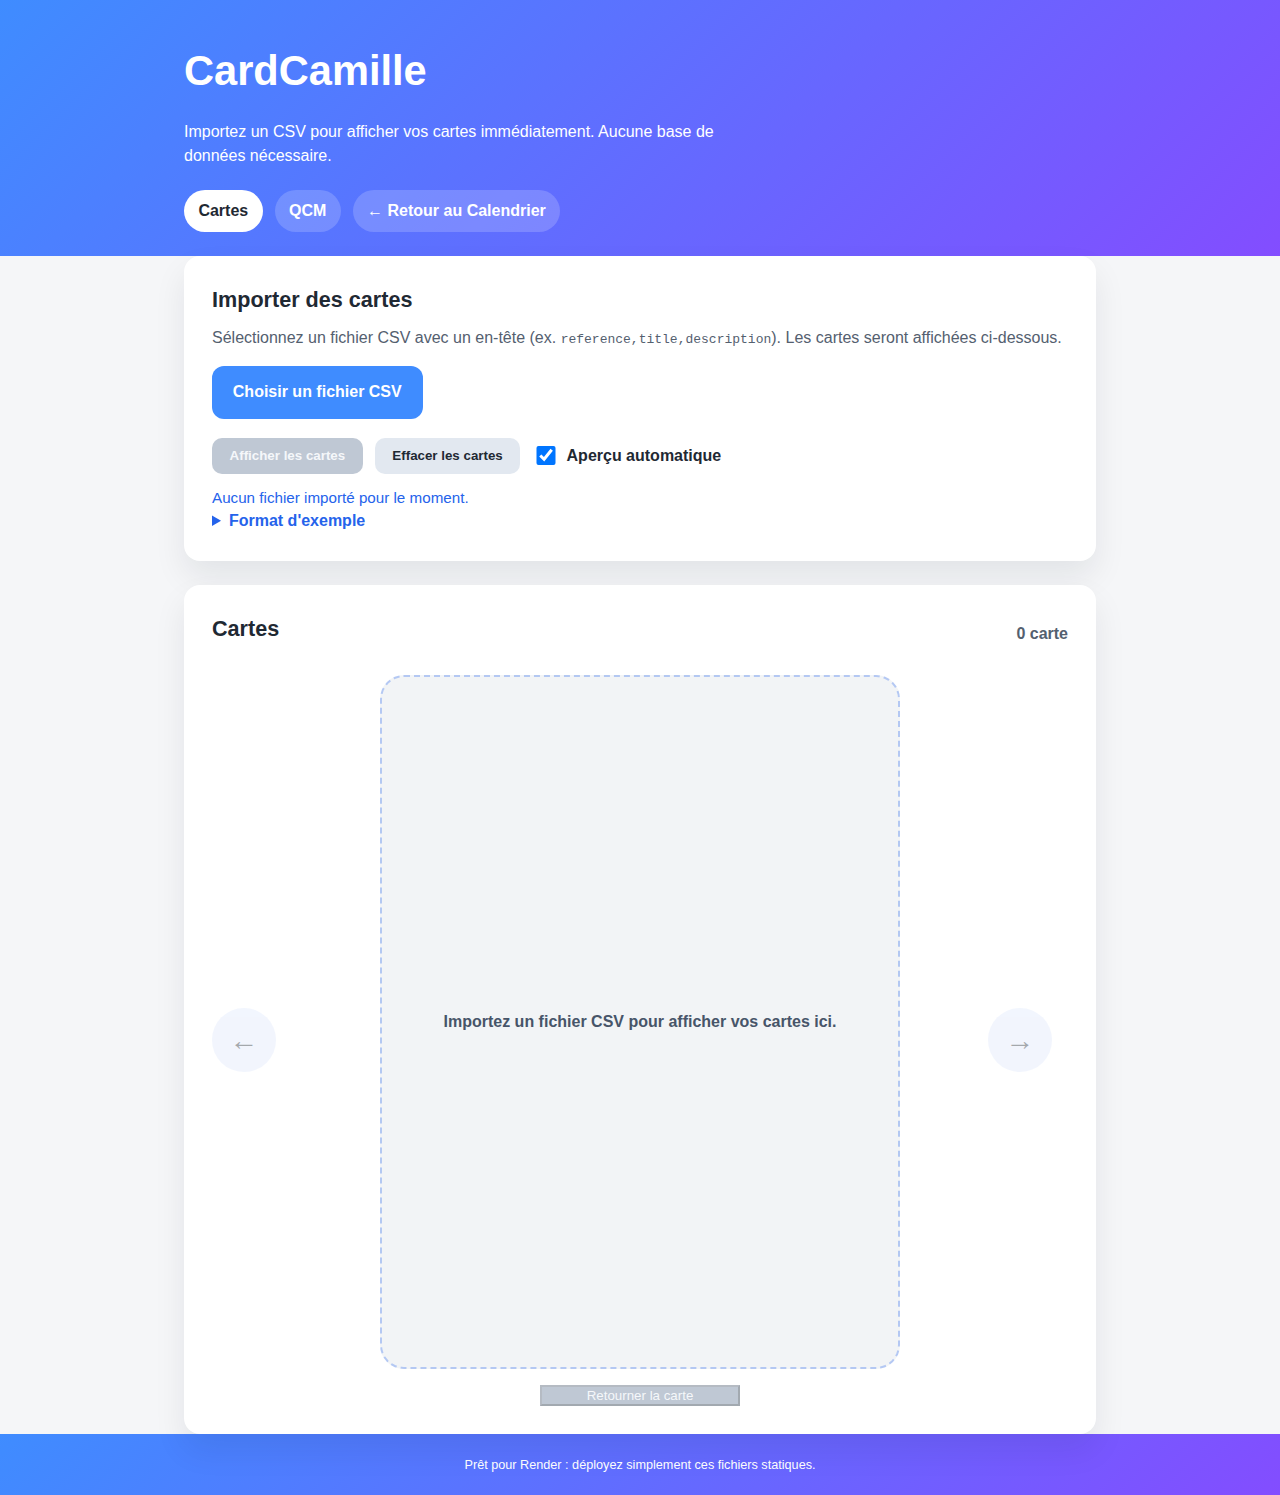
<file: frontend/cardcamille/index.html>
<!DOCTYPE html>
<html lang="fr">
  <head>
    <meta charset="utf-8" />
    <meta name="viewport" content="width=device-width, initial-scale=1" />
    <title>CardCamille</title>
    <link rel="stylesheet" href="style.css" />
  </head>
  <body>
    <header class="app-header">
      <div class="wrapper">
        <div class="header-intro">
          <h1>CardCamille</h1>
          <p>Importez un CSV pour afficher vos cartes immédiatement. Aucune base de données nécessaire.</p>
        </div>
        <nav class="app-nav" aria-label="Navigation principale">
          <a href="index.html" class="app-nav__link app-nav__link--active">Cartes</a>
          <a href="qcm.html" class="app-nav__link">QCM</a>
          <a href="../index.html" class="app-nav__link">← Retour au Calendrier</a>
        </nav>
      </div>
    </header>

    <main class="wrapper">
      <section class="panel">
        <h2>Importer des cartes</h2>
        <p class="helper-text">
          Sélectionnez un fichier CSV avec un en-tête (ex. <code>reference,title,description</code>). Les cartes seront affichées ci-dessous.
        </p>
        <label class="file-input">
          <input type="file" id="csvInput" accept=".csv,text/csv" />
          <span>Choisir un fichier CSV</span>
        </label>
        <div class="actions">
          <button id="renderCards" type="button">Afficher les cartes</button>
          <button id="clearCards" type="button">Effacer les cartes</button>
          <label class="toggle">
            <input type="checkbox" id="livePreview" checked />
            <span>Aperçu automatique</span>
          </label>
        </div>
        <p id="statusMessage" class="status" role="status" aria-live="polite"></p>
        <details class="sample">
          <summary>Format d'exemple</summary>
          <pre><code>reference,title,description
REF-001,Carte 1,Description de la carte 1
REF-002,Carte 2,Une autre description
REF-003,Carte 3,
</code></pre>
        </details>
      </section>

      <section class="panel cards-panel">
        <div class="toolbar">
          <h2>Cartes</h2>
          <span id="cardCount" class="count">0 carte</span>
        </div>
        <div class="card-stage">
          <button id="prevCard" class="stage-nav stage-nav--prev" type="button" aria-label="Carte précédente" disabled>
            <span aria-hidden="true">&#8592;</span>
          </button>
          <div class="card-stage__viewport">
            <div id="cardsContainer" class="card-stage__deck" aria-live="polite">
              <div class="card-placeholder">
                <p>Importez un fichier CSV pour afficher vos cartes ici.</p>
              </div>
            </div>
            <div class="card-stage__actions">
              <button id="flipCard" type="button" disabled>Retourner la carte</button>
            </div>
          </div>
          <button id="nextCard" class="stage-nav stage-nav--next" type="button" aria-label="Carte suivante" disabled>
            <span aria-hidden="true">&#8594;</span>
          </button>
        </div>
        <template id="cardTemplate">
          <article class="card-flip">
            <div class="card-flip__inner">
              <div class="card-face card-face--front">
                <p class="card-reference card-reference--front"></p>
                <h3 class="card-title card-title--front"></h3>
                <p class="card-hint">Cliquez sur la carte ou utilisez « Retourner la carte » pour voir la description.</p>
              </div>
              <div class="card-face card-face--back">
                <p class="card-reference card-reference--back"></p>
                <h3 class="card-title card-title--back"></h3>
                <p class="card-description"></p>
              </div>
            </div>
          </article>
        </template>
      </section>
    </main>

    <footer class="app-footer">
      <div class="wrapper">
        <small>Prêt pour Render : déployez simplement ces fichiers statiques.</small>
      </div>
    </footer>

    <script src="app.js"></script>
  </body>
</html>
</file>
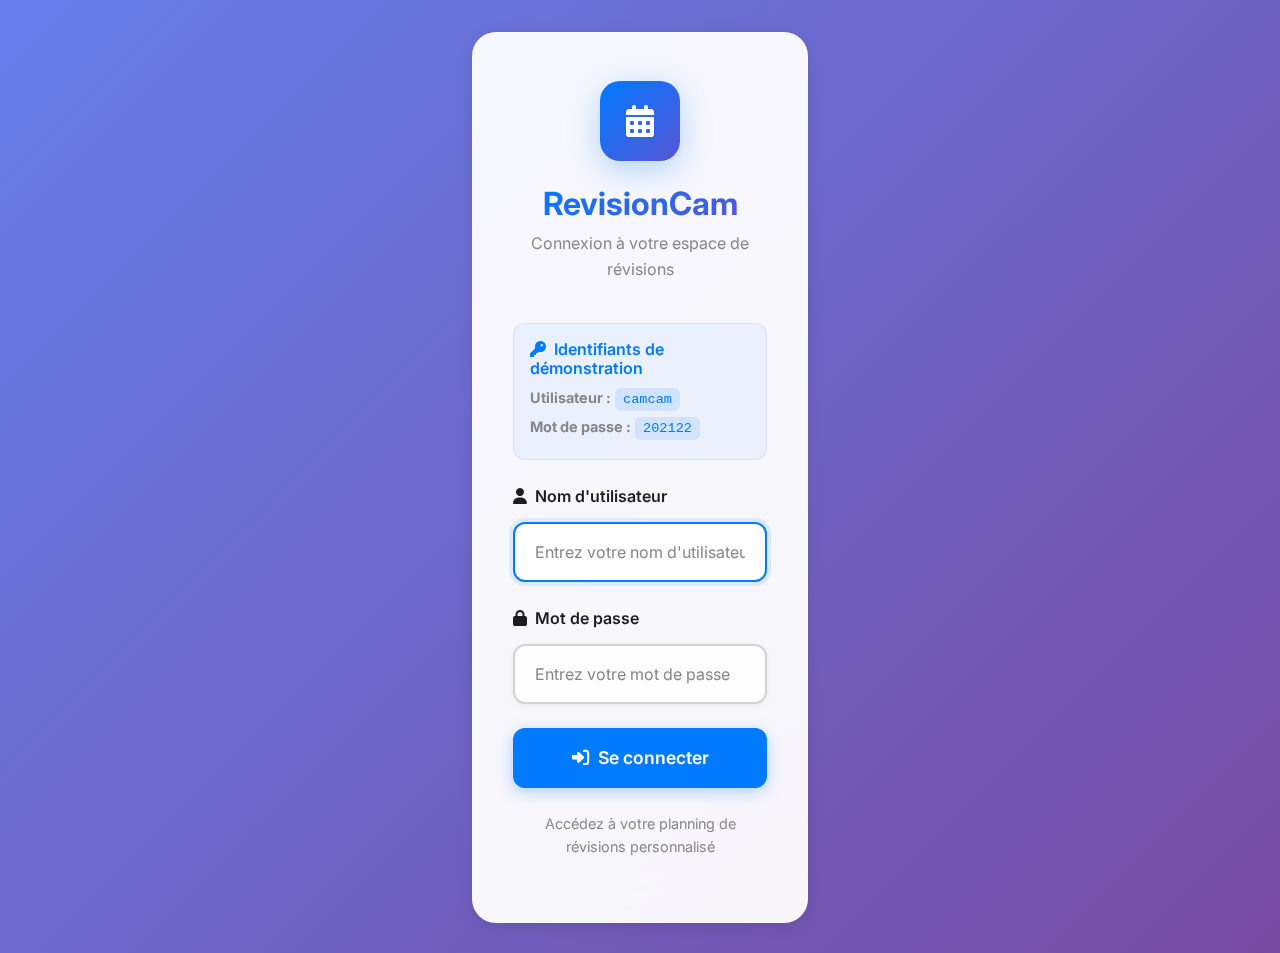
<file: frontend/login.html>
<!DOCTYPE html>
<html lang="fr">
  <head>
    <meta charset="UTF-8" />
    <meta name="viewport" content="width=device-width, initial-scale=1.0" />
    <title>RevisionCam - Connexion</title>
    <link
      href="https://cdn.jsdelivr.net/npm/bootstrap@5.3.3/dist/css/bootstrap.min.css"
      rel="stylesheet"
    />
    <link
      href="https://cdnjs.cloudflare.com/ajax/libs/font-awesome/6.4.0/css/all.min.css"
      rel="stylesheet"
    />
    <link rel="preconnect" href="https://fonts.googleapis.com">
    <link rel="preconnect" href="https://fonts.gstatic.com" crossorigin>
    <link href="https://fonts.googleapis.com/css2?family=Inter:wght@300;400;500;600;700&display=swap" rel="stylesheet">
    
    <style>
      :root {
        --apple-blue: #007AFF;
        --apple-gray: #F2F2F7;
        --apple-dark-gray: #1C1C1E;
        --apple-light-gray: #F9F9F9;
        --apple-text: #1D1D1F;
        --apple-text-secondary: #86868B;
        --apple-border: #D2D2D7;
        --apple-success: #34C759;
        --apple-warning: #FF9500;
        --apple-error: #FF3B30;
        --apple-shadow: 0 4px 16px rgba(0, 0, 0, 0.1);
        --apple-shadow-hover: 0 8px 32px rgba(0, 0, 0, 0.15);
      }

      * {
        font-family: 'Inter', -apple-system, BlinkMacSystemFont, 'Segoe UI', Roboto, sans-serif;
      }

      body {
        background: linear-gradient(135deg, #667eea 0%, #764ba2 100%);
        min-height: 100vh;
        display: flex;
        align-items: center;
        justify-content: center;
        color: var(--apple-text);
        line-height: 1.6;
      }

      .login-container {
        width: 100%;
        max-width: 400px;
        padding: 2rem;
      }

      .login-card {
        background: rgba(255, 255, 255, 0.95);
        backdrop-filter: blur(20px);
        border-radius: 24px;
        padding: 3rem 2.5rem;
        box-shadow: var(--apple-shadow);
        border: 1px solid rgba(255, 255, 255, 0.2);
      }

      .login-header {
        text-align: center;
        margin-bottom: 2.5rem;
      }

      .login-logo {
        width: 80px;
        height: 80px;
        background: linear-gradient(135deg, var(--apple-blue) 0%, #5856D6 100%);
        border-radius: 20px;
        display: flex;
        align-items: center;
        justify-content: center;
        margin: 0 auto 1.5rem;
        color: white;
        font-size: 2rem;
        box-shadow: 0 8px 32px rgba(0, 122, 255, 0.3);
      }

      .login-title {
        font-size: 2rem;
        font-weight: 700;
        background: linear-gradient(135deg, var(--apple-blue) 0%, #5856D6 100%);
        -webkit-background-clip: text;
        -webkit-text-fill-color: transparent;
        background-clip: text;
        margin-bottom: 0.5rem;
      }

      .login-subtitle {
        color: var(--apple-text-secondary);
        font-size: 1rem;
        font-weight: 400;
      }

      .form-group {
        margin-bottom: 1.5rem;
      }

      .form-label {
        font-weight: 600;
        color: var(--apple-text);
        margin-bottom: 0.75rem;
        display: block;
      }

      .form-control {
        width: 100%;
        padding: 1rem 1.25rem;
        border: 2px solid var(--apple-border);
        border-radius: 12px;
        font-size: 1rem;
        font-weight: 500;
        background: rgba(255, 255, 255, 0.9);
        transition: all 0.3s ease;
        box-shadow: 0 2px 8px rgba(0, 0, 0, 0.05);
      }

      .form-control:focus {
        outline: none;
        border-color: var(--apple-blue);
        box-shadow: 0 0 0 4px rgba(0, 122, 255, 0.1);
        background: white;
      }

      .form-control::placeholder {
        color: var(--apple-text-secondary);
        font-weight: 400;
      }

      .btn-login {
        width: 100%;
        padding: 1rem 2rem;
        background: var(--apple-blue);
        border: none;
        border-radius: 12px;
        color: white;
        font-size: 1.1rem;
        font-weight: 600;
        cursor: pointer;
        transition: all 0.3s ease;
        box-shadow: 0 4px 16px rgba(0, 122, 255, 0.3);
        margin-bottom: 1.5rem;
      }

      .btn-login:hover {
        background: #0056CC;
        transform: translateY(-2px);
        box-shadow: 0 8px 32px rgba(0, 122, 255, 0.4);
      }

      .btn-login:active {
        transform: translateY(0);
      }

      .btn-login:disabled {
        background: #A5B1C2;
        cursor: not-allowed;
        transform: none;
        box-shadow: none;
      }

      .alert {
        padding: 1rem 1.25rem;
        border-radius: 12px;
        margin-bottom: 1.5rem;
        font-weight: 500;
        display: none;
      }

      .alert-success {
        background: rgba(52, 199, 89, 0.1);
        color: #1B5E20;
        border: 1px solid rgba(52, 199, 89, 0.2);
      }

      .alert-danger {
        background: rgba(255, 59, 48, 0.1);
        color: #C62828;
        border: 1px solid rgba(255, 59, 48, 0.2);
      }

      .login-footer {
        text-align: center;
        color: var(--apple-text-secondary);
        font-size: 0.9rem;
      }

      .loading-spinner {
        display: none;
        width: 20px;
        height: 20px;
        border: 2px solid rgba(255, 255, 255, 0.3);
        border-radius: 50%;
        border-top-color: white;
        animation: spin 1s ease-in-out infinite;
        margin-right: 0.5rem;
      }

      @keyframes spin {
        to { transform: rotate(360deg); }
      }

      .demo-credentials {
        background: rgba(0, 122, 255, 0.05);
        border: 1px solid rgba(0, 122, 255, 0.1);
        border-radius: 12px;
        padding: 1rem;
        margin-bottom: 1.5rem;
        font-size: 0.9rem;
      }

      .demo-credentials h6 {
        color: var(--apple-blue);
        font-weight: 600;
        margin-bottom: 0.5rem;
      }

      .demo-credentials p {
        margin: 0.25rem 0;
        color: var(--apple-text-secondary);
      }

      .demo-credentials code {
        background: rgba(0, 122, 255, 0.1);
        padding: 0.25rem 0.5rem;
        border-radius: 6px;
        font-family: 'SF Mono', Monaco, monospace;
        font-size: 0.85rem;
        color: var(--apple-blue);
      }

      @media (max-width: 480px) {
        .login-container {
          padding: 1rem;
        }
        
        .login-card {
          padding: 2rem 1.5rem;
        }
        
        .login-title {
          font-size: 1.75rem;
        }
      }
    </style>
  </head>
  <body>
    <div class="login-container">
      <div class="login-card">
        <div class="login-header">
          <div class="login-logo">
            <i class="fas fa-calendar-alt"></i>
          </div>
          <h1 class="login-title">RevisionCam</h1>
          <p class="login-subtitle">Connexion à votre espace de révisions</p>
        </div>

        <div class="demo-credentials">
          <h6><i class="fas fa-key me-2"></i>Identifiants de démonstration</h6>
          <p><strong>Utilisateur :</strong> <code>camcam</code></p>
          <p><strong>Mot de passe :</strong> <code>202122</code></p>
        </div>

        <div id="alertContainer">
          <div id="successAlert" class="alert alert-success">
            <i class="fas fa-check-circle me-2"></i>
            <span id="successMessage"></span>
          </div>
          <div id="errorAlert" class="alert alert-danger">
            <i class="fas fa-exclamation-triangle me-2"></i>
            <span id="errorMessage"></span>
          </div>
        </div>

        <form id="loginForm">
          <div class="form-group">
            <label for="username" class="form-label">
              <i class="fas fa-user me-2"></i>Nom d'utilisateur
            </label>
            <input
              type="text"
              id="username"
              name="username"
              class="form-control"
              placeholder="Entrez votre nom d'utilisateur"
              required
              autocomplete="username"
            />
          </div>

          <div class="form-group">
            <label for="password" class="form-label">
              <i class="fas fa-lock me-2"></i>Mot de passe
            </label>
            <input
              type="password"
              id="password"
              name="password"
              class="form-control"
              placeholder="Entrez votre mot de passe"
              required
              autocomplete="current-password"
            />
          </div>

          <button type="submit" id="loginBtn" class="btn-login">
            <div class="loading-spinner" id="loadingSpinner"></div>
            <span id="loginBtnText">
              <i class="fas fa-sign-in-alt me-2"></i>Se connecter
            </span>
          </button>
        </form>

        <div class="login-footer">
          <p>Accédez à votre planning de révisions personnalisé</p>
        </div>
      </div>
    </div>

    <script>
      // Identifiants en dur (pas de base de données)
      const VALID_CREDENTIALS = {
        username: 'camcam',
        password: '202122'
      };

      const loginForm = document.getElementById('loginForm');
      const usernameInput = document.getElementById('username');
      const passwordInput = document.getElementById('password');
      const loginBtn = document.getElementById('loginBtn');
      const loadingSpinner = document.getElementById('loadingSpinner');
      const loginBtnText = document.getElementById('loginBtnText');
      const successAlert = document.getElementById('successAlert');
      const errorAlert = document.getElementById('errorAlert');
      const successMessage = document.getElementById('successMessage');
      const errorMessage = document.getElementById('errorMessage');

      // Vérifier si l'utilisateur est déjà connecté
      if (localStorage.getItem('isLoggedIn') === 'true') {
        redirectToApp();
      }

      loginForm.addEventListener('submit', handleLogin);

      function handleLogin(event) {
        event.preventDefault();
        
        const username = usernameInput.value.trim();
        const password = passwordInput.value;

        // Validation côté client
        if (!username || !password) {
          showError('Veuillez remplir tous les champs.');
          return;
        }

        // Simuler un délai de connexion
        setLoading(true);

        setTimeout(() => {
          if (username === VALID_CREDENTIALS.username && password === VALID_CREDENTIALS.password) {
            // Connexion réussie
            localStorage.setItem('isLoggedIn', 'true');
            localStorage.setItem('username', username);
            localStorage.setItem('loginTime', new Date().toISOString());
            
            showSuccess('Connexion réussie ! Redirection en cours...');
            
            setTimeout(() => {
              redirectToApp();
            }, 1500);
          } else {
            // Échec de connexion
            setLoading(false);
            showError('Nom d\'utilisateur ou mot de passe incorrect.');
            passwordInput.value = '';
            passwordInput.focus();
          }
        }, 1000);
      }

      function setLoading(isLoading) {
        loginBtn.disabled = isLoading;
        loadingSpinner.style.display = isLoading ? 'inline-block' : 'none';
        loginBtnText.style.display = isLoading ? 'none' : 'inline';
      }

      function showSuccess(message) {
        hideAlerts();
        successMessage.textContent = message;
        successAlert.style.display = 'block';
      }

      function showError(message) {
        hideAlerts();
        errorMessage.textContent = message;
        errorAlert.style.display = 'block';
      }

      function hideAlerts() {
        successAlert.style.display = 'none';
        errorAlert.style.display = 'none';
      }

      function redirectToApp() {
        window.location.href = '/static/index.html';
      }

      // Auto-focus sur le premier champ
      usernameInput.focus();

      // Masquer les alertes au début
      hideAlerts();
    </script>
  </body>
</html>
</file>
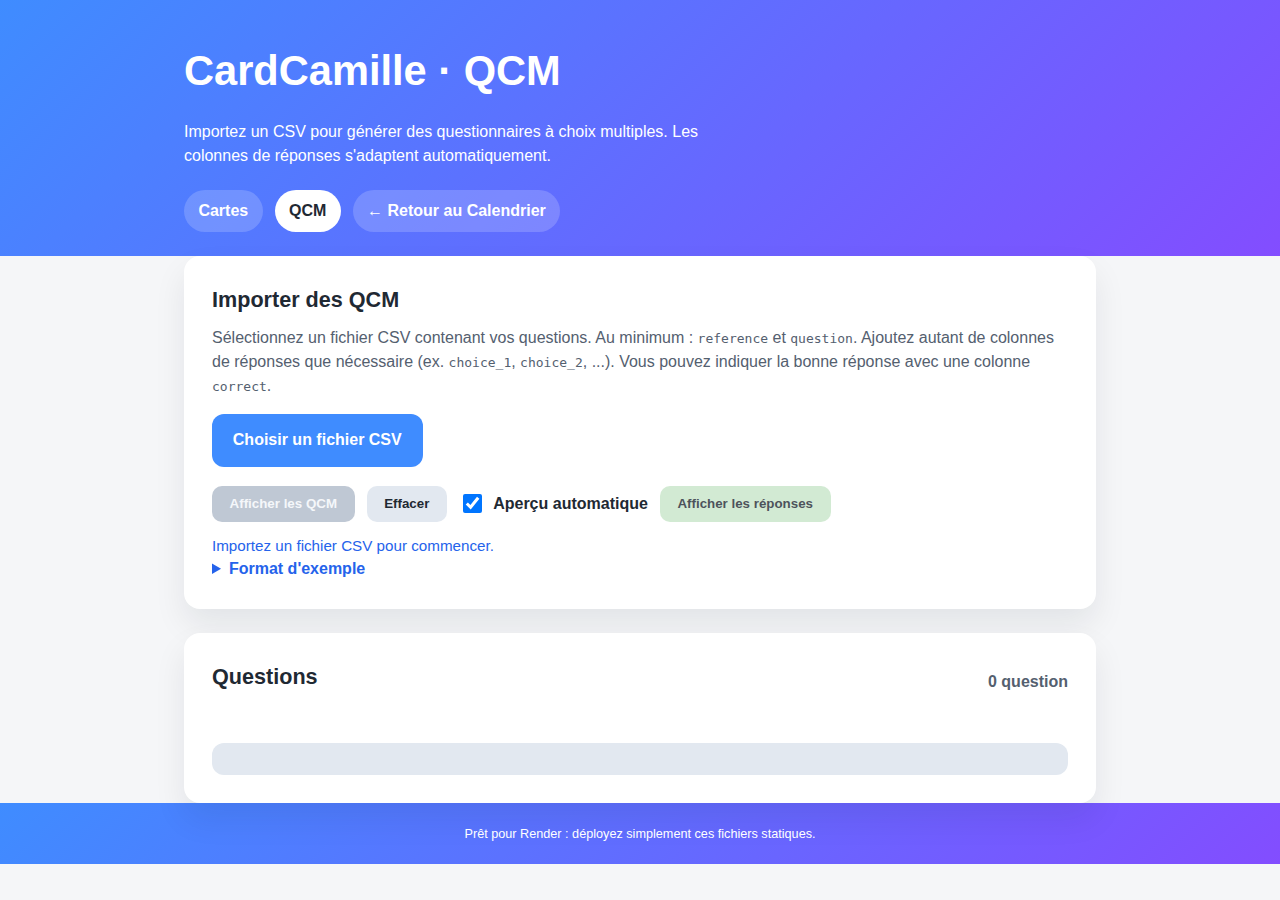
<file: frontend/cardcamille/qcm.html>
<!DOCTYPE html>
<html lang="fr">
  <head>
    <meta charset="utf-8" />
    <meta name="viewport" content="width=device-width, initial-scale=1" />
    <title>CardCamille – QCM</title>
    <link rel="stylesheet" href="style.css" />
  </head>
  <body>
    <header class="app-header">
      <div class="wrapper">
        <div class="header-intro">
          <h1>CardCamille · QCM</h1>
          <p>Importez un CSV pour générer des questionnaires à choix multiples. Les colonnes de réponses s'adaptent automatiquement.</p>
        </div>
        <nav class="app-nav" aria-label="Navigation principale">
          <a href="index.html" class="app-nav__link">Cartes</a>
          <a href="qcm.html" class="app-nav__link app-nav__link--active">QCM</a>
          <a href="../index.html" class="app-nav__link">← Retour au Calendrier</a>
        </nav>
      </div>
    </header>

    <main class="wrapper">
      <section class="panel">
        <h2>Importer des QCM</h2>
        <p class="helper-text">
          Sélectionnez un fichier CSV contenant vos questions. Au minimum : <code>reference</code> et <code>question</code>.
          Ajoutez autant de colonnes de réponses que nécessaire (ex. <code>choice_1</code>, <code>choice_2</code>, ...). Vous pouvez indiquer la bonne réponse avec une colonne <code>correct</code>.
        </p>
        <label class="file-input">
          <input type="file" id="qcmCsvInput" accept=".csv,text/csv" />
          <span>Choisir un fichier CSV</span>
        </label>
        <div class="actions">
          <button id="renderQcm" type="button">Afficher les QCM</button>
          <button id="clearQcm" type="button">Effacer</button>
          <label class="toggle">
            <input type="checkbox" id="qcmLivePreview" checked />
            <span>Aperçu automatique</span>
          </label>
          <button id="revealAnswers" type="button" disabled>Afficher les réponses</button>
        </div>
        <p id="qcmStatus" class="status" role="status" aria-live="polite"></p>
        <details class="sample">
          <summary>Format d'exemple</summary>
          <pre><code>reference,question,correct,choice_1,choice_2,choice_3,choice_4,pourquoi
QCM-001,Quelle est la couleur du ciel ?,choice_2,Bleu,Rouge,Vert,Jaune,Le ciel apparaît bleu à cause de la diffusion de Rayleigh
QCM-002,Combien font 2+2 ?,choice_1,4,3,5,,C'est une addition de base : 2 + 2 = 4
QCM-003,Choisissez un animal marin,,Poisson,Chien,Pieuvre,Les poissons vivent dans l'eau et respirent par des branchies
</code></pre>
        </details>
      </section>

      <section class="panel">
        <div class="toolbar">
          <h2>Questions</h2>
          <span id="qcmCount" class="count">0 question</span>
        </div>
        <div id="qcmContainer" class="qcm-list" aria-live="polite"></div>
        <div id="qcmSummary" class="qcm-summary" aria-live="polite" hidden></div>
        <template id="qcmTemplate">
          <article class="qcm-card">
            <header class="qcm-header">
              <p class="qcm-reference"></p>
              <h3 class="qcm-question"></h3>
            </header>
            <ol class="qcm-choices"></ol>
            <div class="qcm-why" style="display: none;">
              <h4>Pourquoi ?</h4>
              <p class="qcm-why-text"></p>
            </div>
            <footer class="qcm-footer"></footer>
          </article>
        </template>
      </section>
    </main>

    <footer class="app-footer">
      <div class="wrapper">
        <small>Prêt pour Render : déployez simplement ces fichiers statiques.</small>
      </div>
    </footer>

    <script src="qcm.js"></script>
  </body>
</html>
</file>
<file: frontend/cardcamille/style.css>
:root {
  color-scheme: light dark;
  font-family: 'Inter', -apple-system, BlinkMacSystemFont, 'Segoe UI', sans-serif;
  background-color: #f5f6f8;
  color: #1f2933;
  line-height: 1.5;
}

* {
  box-sizing: border-box;
}

body {
  margin: 0;
  padding: 0;
}

.wrapper {
  max-width: 960px;
  margin: 0 auto;
  padding: 0 1.5rem;
}

.app-header,
.app-footer {
  background: linear-gradient(135deg, #3f8cff 0%, #834dff 100%);
  color: #fff;
}

.app-header {
  padding: 2.5rem 0 1.5rem;
}

.header-intro {
  display: flex;
  flex-direction: column;
  gap: 0.6rem;
  margin-bottom: 1.4rem;
}

.app-header h1 {
  margin: 0 0 0.5rem;
  font-size: clamp(2rem, 4vw, 2.6rem);
}

.app-header p {
  margin: 0;
  max-width: 34rem;
}

.app-nav {
  display: flex;
  flex-wrap: wrap;
  gap: 0.75rem;
}

.app-nav__link {
  display: inline-flex;
  align-items: center;
  gap: 0.35rem;
  padding: 0.55rem 0.9rem;
  border-radius: 999px;
  background: rgba(255, 255, 255, 0.18);
  color: #fff;
  font-weight: 600;
  text-decoration: none;
  transition: background 0.15s ease, transform 0.15s ease;
}

.app-nav__link:hover {
  background: rgba(255, 255, 255, 0.32);
  transform: translateY(-1px);
}

.app-nav__link--active {
  background: #fff;
  color: #1f2933;
}

main {
  display: grid;
  gap: 1.5rem;
  padding: 2rem 0 3rem;
}

.panel {
  background: #fff;
  border-radius: 16px;
  box-shadow: 0 16px 32px rgba(15, 23, 42, 0.08);
  padding: 1.75rem;
}

.panel h2 {
  margin-top: 0;
  margin-bottom: 0.6rem;
  font-size: 1.35rem;
}

.helper-text {
  margin: 0 0 1rem;
  color: #54606f;
}

.file-input {
  display: inline-flex;
  align-items: center;
  gap: 0.75rem;
  padding: 0.9rem 1.3rem;
  border-radius: 12px;
  background: #3f8cff;
  color: #fff;
  font-weight: 600;
  cursor: pointer;
  transition: transform 0.15s ease, box-shadow 0.15s ease;
}

.file-input input[type='file'] {
  display: none;
}

.file-input:hover {
  transform: translateY(-1px);
  box-shadow: 0 12px 24px rgba(63, 140, 255, 0.3);
}

.actions {
  display: flex;
  flex-wrap: wrap;
  gap: 0.75rem;
  align-items: center;
  margin: 1.2rem 0 0.8rem;
}

.actions button {
  padding: 0.65rem 1.1rem;
  border-radius: 10px;
  border: none;
  font-weight: 600;
  cursor: pointer;
  transition: background 0.15s ease, opacity 0.15s ease;
}

#renderCards,
#renderQcm,
#flipCard {
  background: #1f2933;
  color: #fff;
}

#renderCards:disabled,
#renderQcm:disabled,
#flipCard:disabled {
  background: #a5b1c2;
  color: #f1f5f9;
  cursor: not-allowed;
  opacity: 0.7;
}

#clearCards,
#clearQcm {
  background: #e2e8f0;
  color: #1f2933;
}

#clearCards:hover,
#clearQcm:hover {
  background: #cbd5e1;
}

#revealAnswers {
  background: #0f9d58;
  color: #fff;
}

#revealAnswers:disabled {
  background: #c8e6c9;
  color: #1f2933;
  cursor: not-allowed;
  opacity: 0.8;
}

.toggle {
  display: inline-flex;
  align-items: center;
  gap: 0.5rem;
  font-weight: 600;
  color: #1f2933;
}

.toggle input {
  width: 1.2rem;
  height: 1.2rem;
}

.status {
  min-height: 1.4rem;
  margin: 0;
  font-size: 0.95rem;
  font-weight: 500;
  color: #1f2933;
}

.status[data-variant='success'] {
  color: #0f9d58;
}

.status[data-variant='warning'] {
  color: #f9a826;
}

.status[data-variant='error'] {
  color: #d93025;
}

.status[data-variant='info'] {
  color: #2563eb;
}

.sample summary {
  cursor: pointer;
  font-weight: 600;
  color: #2563eb;
}

.sample pre {
  background: #0f172a;
  color: #e2e8f0;
  padding: 1rem;
  border-radius: 12px;
  overflow-x: auto;
  margin: 0.75rem 0 0;
}

.toolbar {
  display: flex;
  justify-content: space-between;
  align-items: center;
  gap: 1rem;
  margin-bottom: 1.25rem;
}

.count {
  font-weight: 600;
  color: #54606f;
}

.cards-grid {
  display: grid;
  grid-template-columns: repeat(auto-fit, minmax(240px, 1fr));
  gap: 1.25rem;
}

.card {
  background: #f8fafc;
  border-radius: 14px;
  overflow: hidden;
  box-shadow: 0 12px 24px rgba(15, 23, 42, 0.06);
  display: flex;
  flex-direction: column;
}

.card-body {
  padding: 1.2rem;
  display: flex;
  flex-direction: column;
  gap: 0.6rem;
}

.card-reference {
  margin: 0;
  font-size: 0.85rem;
  font-weight: 600;
  text-transform: uppercase;
  color: #2563eb;
  letter-spacing: 0.05em;
  text-align: center;
  width: 100%;
}

.card-title {
  margin: 0;
  font-size: 1.1rem;
  line-height: 1.2;
}

.card-description {
  margin: 0;
  color: #475569;
}

.cards-panel {
  position: relative;
}

.card-stage {
  display: grid;
  grid-template-columns: 80px minmax(0, 1fr) 80px;
  align-items: center;
  gap: 1.25rem;
  margin-top: 0.5rem;
}

.card-stage__viewport {
  display: flex;
  flex-direction: column;
  align-items: center;
  gap: 1rem;
  width: min(100%, 520px);
  margin: 0 auto;
}

.card-stage__deck {
  position: relative;
  width: 100%;
  aspect-ratio: 3 / 4;
  display: flex;
  align-items: center;
  justify-content: center;
  min-height: 320px;
}

.card-placeholder {
  width: 100%;
  height: 100%;
  border-radius: 24px;
  border: 2px dashed rgba(37, 99, 235, 0.3);
  display: grid;
  place-items: center;
  padding: 1.5rem;
  text-align: center;
  color: #475569;
  background: rgba(148, 163, 184, 0.12);
}

.card-placeholder p {
  margin: 0;
  font-weight: 600;
}

.card-stage__actions {
  display: flex;
  justify-content: center;
}

.card-stage__actions button {
  min-width: 200px;
}

.stage-nav {
  width: 64px;
  height: 64px;
  border-radius: 50%;
  border: none;
  background: rgba(37, 99, 235, 0.15);
  color: #1f2933;
  display: inline-flex;
  align-items: center;
  justify-content: center;
  cursor: pointer;
  transition: transform 0.2s ease, box-shadow 0.2s ease, background 0.2s ease;
}

.stage-nav span {
  font-size: 1.8rem;
  line-height: 1;
}

.stage-nav:hover {
  transform: translateY(-2px);
  box-shadow: 0 12px 24px rgba(37, 99, 235, 0.25);
  background: rgba(37, 99, 235, 0.25);
}

.stage-nav:disabled {
  cursor: not-allowed;
  opacity: 0.4;
  box-shadow: none;
}

.card-flip {
  width: 100%;
  height: 100%;
  perspective: 1600px;
}

.card-flip__inner {
  position: relative;
  width: 100%;
  height: 100%;
  border-radius: 24px;
  transform-style: preserve-3d;
  transition: transform 0.6s ease;
  box-shadow: 0 24px 45px rgba(15, 23, 42, 0.2);
  cursor: pointer;
}

.card-flip__inner.is-flipped {
  transform: rotateY(180deg);
}

.card-face {
  position: absolute;
  inset: 0;
  width: 100%;
  height: 100%;
  backface-visibility: hidden;
  border-radius: inherit;
  padding: 2.2rem;
  display: flex;
  flex-direction: column;
  gap: 1rem;
  overflow: hidden;
  text-align: center;
  justify-content: center;
  align-items: center;
}

.card-face--front {
  background: linear-gradient(135deg, #3f8cff 0%, #834dff 100%);
  color: #fff;
  justify-content: center;
  text-align: center;
  align-items: center;
}

.card-face--back {
  background: #f8fafc;
  color: #1f2933;
  transform: rotateY(180deg);
  justify-content: center;
  text-align: center;
  align-items: center;
  overflow-y: auto;
}

.card-face--front .card-reference {
  color: rgba(255, 255, 255, 0.85);
}

.card-face--back .card-reference {
  color: #2563eb;
}

.card-title--front,
.card-title--back {
  font-size: clamp(2rem, 4vw, 3rem);
  line-height: 1.2;
  margin: 0;
  font-weight: 700;
  text-align: center;
  width: 100%;
}

.card-hint {
  margin-top: auto;
  font-size: 0.9rem;
  opacity: 0.75;
  text-align: center;
  width: 100%;
}

.card-description--empty {
  font-style: italic;
  color: #64748b;
}

.card-face--back .card-description {
  font-size: 1.2rem;
  line-height: 1.6;
  white-space: pre-wrap;
  font-weight: 500;
  text-align: center;
  width: 100%;
}

@media (max-width: 900px) {
  .card-stage {
    grid-template-columns: 64px minmax(0, 1fr) 64px;
  }

  .card-stage__viewport {
    width: min(100%, 440px);
  }
}

@media (max-width: 640px) {
  .card-stage {
    grid-template-columns: 48px minmax(0, 1fr) 48px;
    gap: 0.75rem;
  }

  .card-stage__viewport {
    width: 100%;
  }

  .card-stage__deck {
    min-height: 260px;
  }

  .stage-nav {
    width: 48px;
    height: 48px;
  }

  .card-stage__actions button {
    width: 100%;
  }
}

.qcm-list {
  display: grid;
  gap: 1.25rem;
}

.qcm-card {
  background: #f8fafc;
  border-radius: 14px;
  box-shadow: 0 12px 24px rgba(15, 23, 42, 0.06);
  padding: 1.4rem 1.5rem;
  display: flex;
  flex-direction: column;
  gap: 1rem;
}

.qcm-header {
  display: flex;
  flex-direction: column;
  gap: 0.3rem;
}

.qcm-reference {
  margin: 0;
  font-size: 0.85rem;
  font-weight: 600;
  text-transform: uppercase;
  color: #2563eb;
  letter-spacing: 0.05em;
}

.qcm-question {
  margin: 0;
  font-size: 1.15rem;
  line-height: 1.3;
}

.qcm-choices {
  margin: 0;
  padding: 0;
  list-style: none;
  display: grid;
  gap: 0.65rem;
}

.qcm-choice {
  list-style: none;
}

.qcm-choice-btn {
  width: 100%;
  display: grid;
  grid-template-columns: auto 1fr;
  align-items: flex-start;
  gap: 0.6rem;
  background: #e2e8f0;
  border: none;
  border-radius: 12px;
  padding: 0.75rem 0.9rem;
  font-weight: 500;
  color: #1f2933;
  text-align: left;
  cursor: pointer;
  transition: transform 0.15s ease, box-shadow 0.15s ease;
}

.qcm-choice-btn:hover {
  transform: translateY(-1px);
  box-shadow: 0 10px 20px rgba(15, 23, 42, 0.12);
}

.qcm-choice-btn:focus-visible {
  outline: 3px solid rgba(37, 99, 235, 0.4);
  outline-offset: 3px;
}

.qcm-choice-btn--selected {
  background: #dbeafe;
  box-shadow: 0 10px 20px rgba(37, 99, 235, 0.18);
}

.qcm-choice-marker {
  display: inline-flex;
  align-items: center;
  justify-content: center;
  width: 1.7rem;
  height: 1.7rem;
  border-radius: 50%;
  background: #1f2933;
  color: #fff;
  font-size: 0.85rem;
  font-weight: 700;
}

.qcm-choice-text {
  display: block;
}

.qcm-why {
  margin-top: 1rem;
  padding: 1rem;
  background: #f1f5f9;
  border-radius: 12px;
  border-left: 4px solid #3f8cff;
}

.qcm-why h4 {
  margin: 0 0 0.5rem;
  font-size: 1rem;
  font-weight: 600;
  color: #1f2933;
}

.qcm-why-text {
  margin: 0;
  font-size: 0.95rem;
  line-height: 1.5;
  color: #475569;
}

.qcm-choice-btn--correct {
  background: #bbf7d0;
  color: #14532d;
}

.qcm-choice-btn--correct .qcm-choice-marker {
  background: #14532d;
}

.qcm-choice-btn--incorrect {
  background: #fee2e2;
  color: #7f1d1d;
}

.qcm-choice-btn--incorrect .qcm-choice-marker {
  background: #b91c1c;
  color: #fee2e2;
}

.qcm-choice--empty {
  display: grid;
  place-items: center;
  justify-content: center;
  text-align: center;
  background: #fee2e2;
  color: #7f1d1d;
  border-radius: 12px;
  padding: 0.75rem 0.9rem;
}

.qcm-footer {
  display: flex;
  flex-wrap: wrap;
  align-items: baseline;
  gap: 0.5rem 1rem;
  font-size: 0.95rem;
  color: #475569;
}

.qcm-correct-label {
  font-weight: 600;
}

.qcm-user-choice {
  font-style: italic;
}

.qcm-summary {
  margin-top: 1.25rem;
  padding: 1rem 1.2rem;
  border-radius: 12px;
  background: #e2e8f0;
  color: #1f2933;
  display: grid;
  gap: 0.4rem;
  font-size: 0.95rem;
}

.qcm-summary__score {
  margin: 0;
  font-weight: 600;
}

.qcm-summary__detail {
  margin: 0;
}

@media (prefers-color-scheme: dark) {
  :root {
    background-color: #0f172a;
    color: #e2e8f0;
  }

  .panel {
    background: #1e293b;
    box-shadow: 0 16px 32px rgba(2, 6, 23, 0.35);
  }

  .helper-text,
  .count,
  .toggle {
    color: #cbd5f5;
  }

  .app-nav__link {
    background: rgba(15, 23, 42, 0.45);
    color: #e2e8f0;
  }

  .app-nav__link:hover {
    background: rgba(148, 163, 184, 0.35);
  }

  .app-nav__link--active {
    background: #e2e8f0;
    color: #0f172a;
  }

  #clearCards,
  #clearQcm {
    background: #334155;
    color: #e2e8f0;
  }

  #clearCards:hover,
  #clearQcm:hover {
    background: #475569;
  }

  #revealAnswers {
    background: #22c55e;
    color: #052e16;
  }

  #revealAnswers:disabled {
    background: rgba(34, 197, 94, 0.35);
    color: #e2e8f0;
  }

  .card-placeholder {
    border-color: rgba(148, 163, 184, 0.45);
    background: rgba(15, 23, 42, 0.55);
    color: #cbd5f5;
  }

  .stage-nav {
    background: rgba(59, 130, 246, 0.25);
    color: #e2e8f0;
  }

  .stage-nav:hover {
    background: rgba(59, 130, 246, 0.4);
  }

  .card-flip__inner {
    box-shadow: 0 30px 50px rgba(2, 6, 23, 0.55);
  }

  .card-face--front {
    background: linear-gradient(135deg, #2563eb 0%, #7c3aed 100%);
  }

  .card-face--back {
    background: #1e293b;
    color: #e2e8f0;
  }

  .card-face--back .card-reference {
    color: #93c5fd;
  }

  .card-description--empty {
    color: #cbd5f5;
  }

  .card-hint {
    color: rgba(226, 232, 240, 0.7);
  }

  .card {
    background: #0f172a;
    box-shadow: 0 12px 24px rgba(15, 23, 42, 0.45);
  }

  .card-reference {
    color: #93c5fd;
  }

  .qcm-card {
    background: #0f172a;
    box-shadow: 0 12px 24px rgba(15, 23, 42, 0.45);
  }

  .qcm-reference {
    color: #93c5fd;
  }

  .qcm-choice-btn {
    background: #1e293b;
    color: #e2e8f0;
  }

  .qcm-choice-btn:hover {
    box-shadow: 0 10px 20px rgba(15, 23, 42, 0.35);
  }

  .qcm-choice-btn--selected {
    background: #1d4ed8;
    box-shadow: 0 10px 20px rgba(29, 78, 216, 0.45);
  }

  .qcm-choice-marker {
    background: #2563eb;
  }

  .qcm-choice-btn--correct {
    background: #166534;
    color: #bbf7d0;
  }

  .qcm-choice-btn--correct .qcm-choice-marker {
    background: #bbf7d0;
    color: #14532d;
  }

  .qcm-choice-btn--incorrect {
    background: #7f1d1d;
    color: #fee2e2;
  }

  .qcm-choice-btn--incorrect .qcm-choice-marker {
    background: #fee2e2;
    color: #7f1d1d;
  }

  .qcm-choice--empty {
    background: #7f1d1d;
    color: #fee2e2;
  }

  .qcm-summary {
    background: #1e293b;
    color: #e2e8f0;
  }

  .qcm-why {
    background: #1e293b;
    border-left-color: #3b82f6;
  }

  .qcm-why h4 {
    color: #e2e8f0;
  }

  .qcm-why-text {
    color: #cbd5e1;
  }

  .sample pre {
    background: #020617;
  }
}

.app-footer {
  padding: 1.2rem 0;
  text-align: center;
  font-size: 0.95rem;
}
</file>
